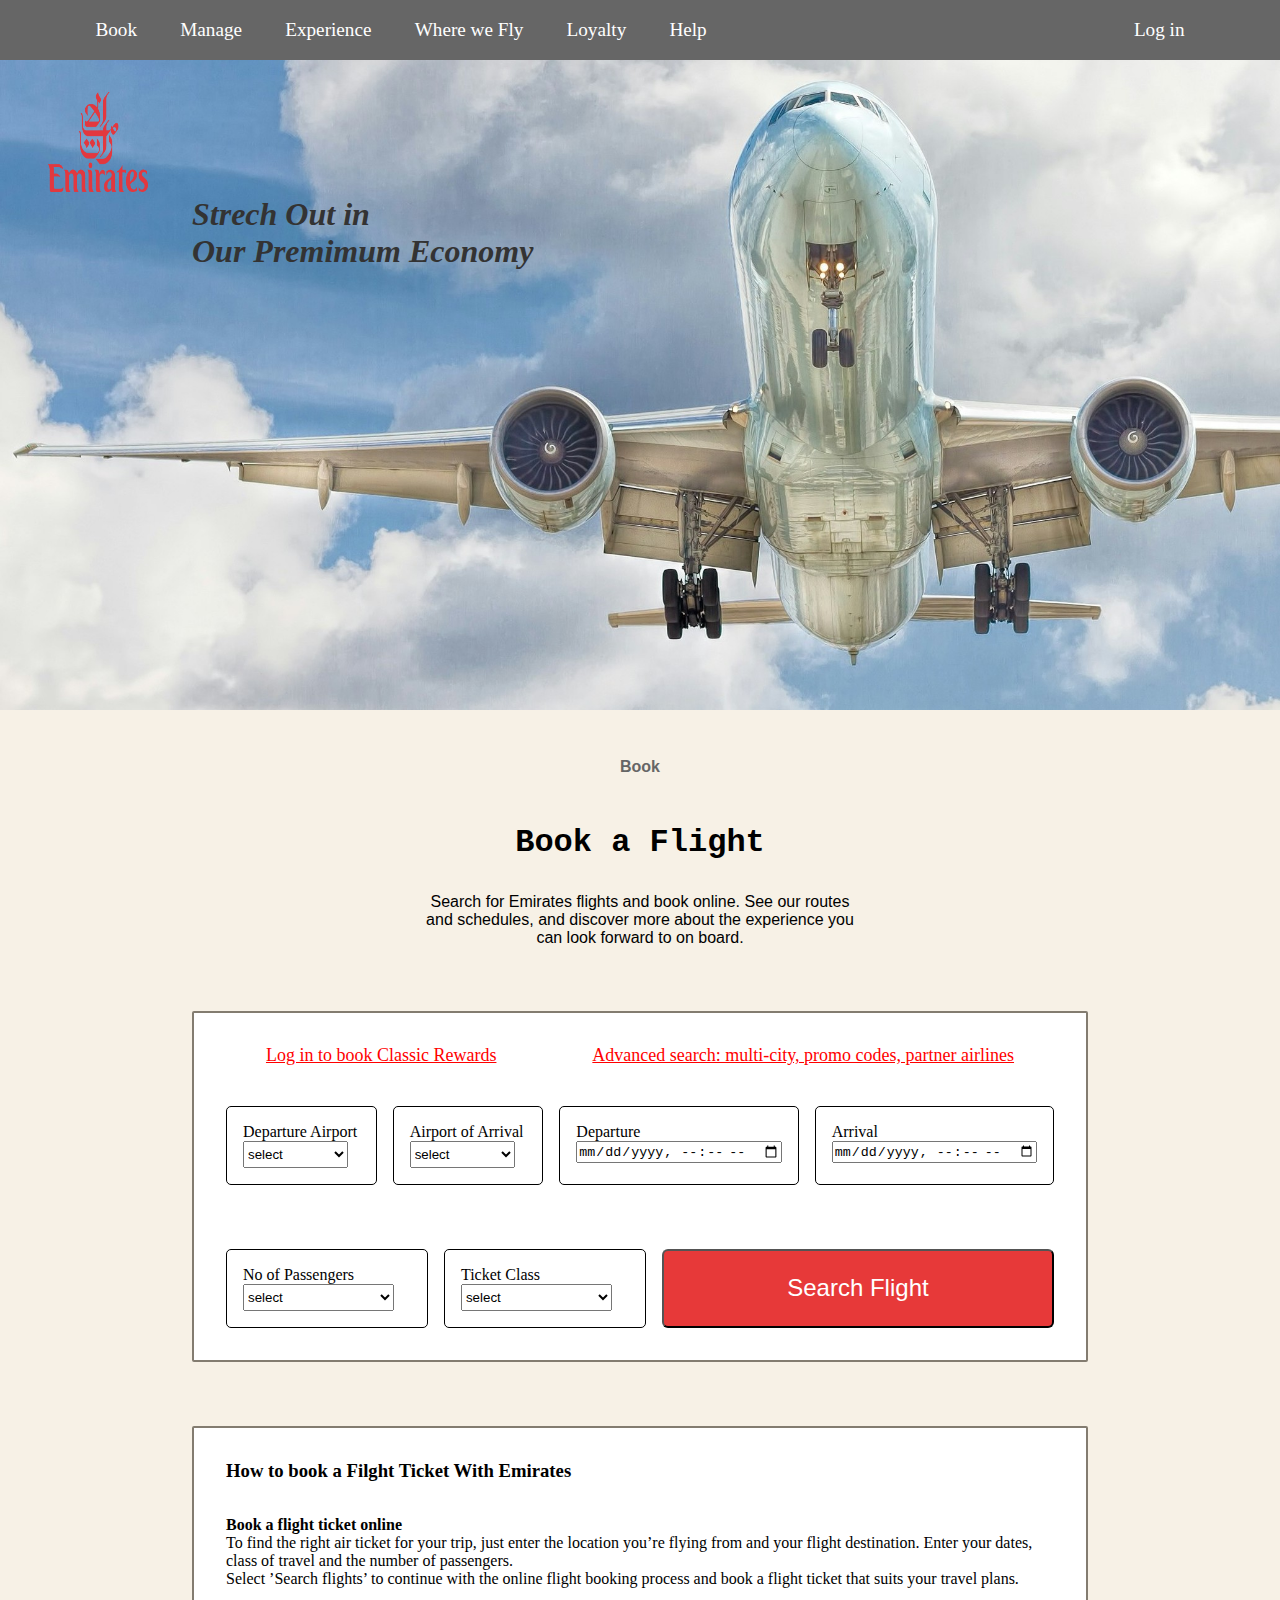
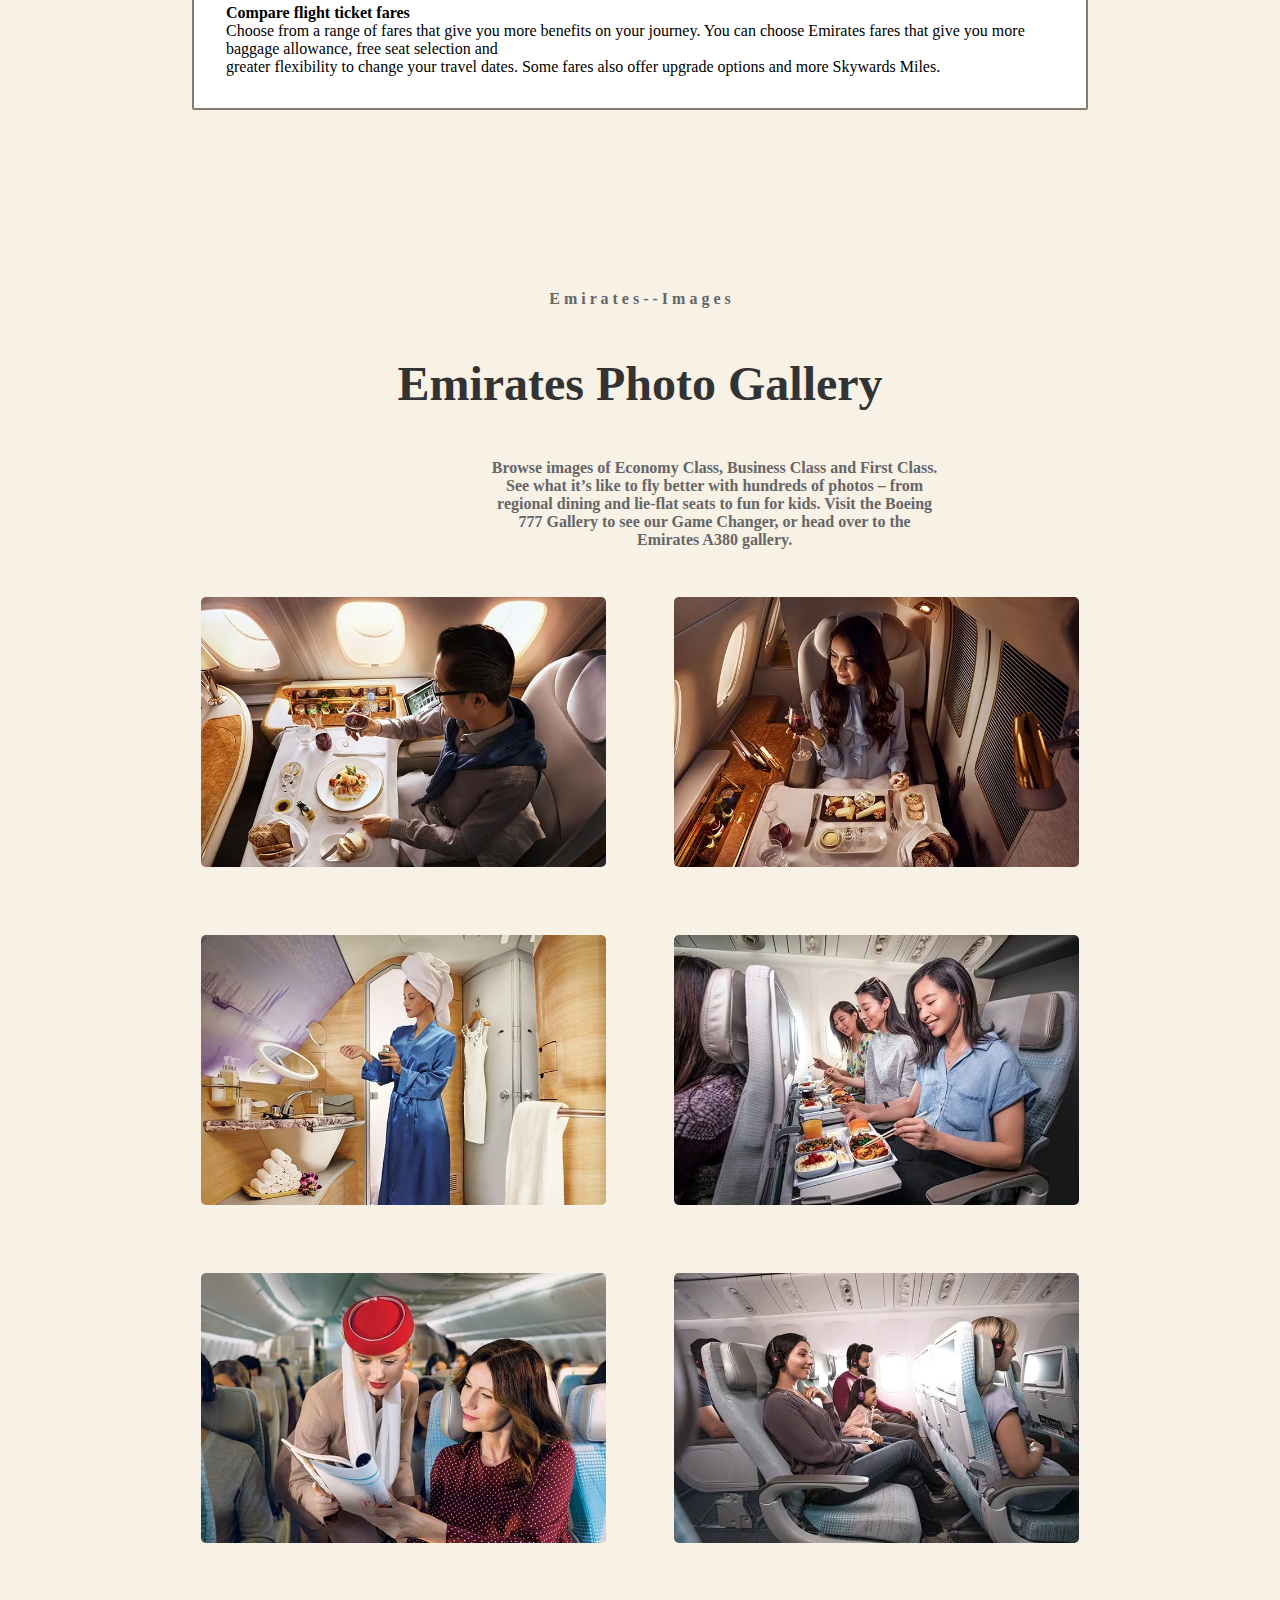
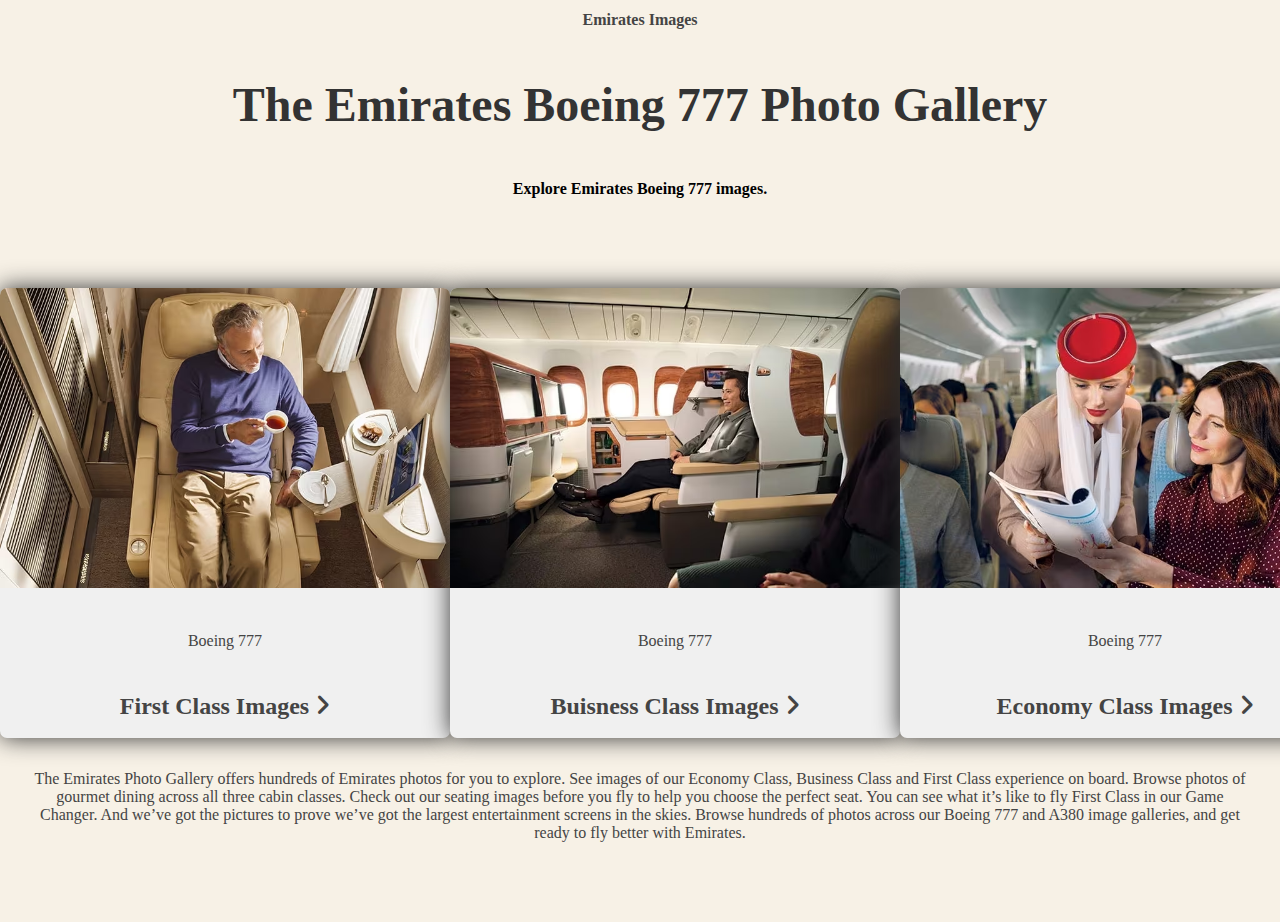
<file: index.html>
<!DOCTYPE html>
<html lang="en">

<head>
    <meta charset="UTF-8">
    <meta name="viewport" content="width=device-width, initial-scale=1.0">
    <title>Emirates | Fly better</title>
    <link rel="stylesheet" href="style.css">
    <link rel="stylesheet" href="https://cdnjs.cloudflare.com/ajax/libs/font-awesome/6.7.2/css/all.min.css"
        integrity="sha512-Evv84Mr4kqVGRNSgIGL/F/aIDqQb7xQ2vcrdIwxfjThSH8CSR7PBEakCr51Ck+w+/U6swU2Im1vVX0SVk9ABhg=="
        crossorigin="anonymous" referrerpolicy="no-referrer" />
</head>

<body>
    <header>
        <div class="navbar">
            <div>
                <div><a href="#">Book</a></div>
                <div><a href="#">Manage</a></div>
                <div><a href="#">Experience</a></div>
                <div><a href="#">Where we Fly</a></div>
                <div><a href="#">Loyalty</a></div>
                <div><a href="#">Help</a></div>
                <div id="Log"><a href="#">Log in</a></div>
            </div>
        </div>
        <div class="hero">
            <div id="logo"><a href="https://www.emirates.com/ie/english/"><img src="./Images/logo.png" height="100" width="100px"
                        alt="logo"></a>
            </div>
            <div class="quot">
                <h1><i>Strech Out in</i></h1>
                <h1><i> Our Premimum Economy</i></h1>
            </div>

        </div>
    </header>
    <main>
        <div class="Book">
            <div>
                <h4>Book</h4>
            </div>
            <div>
                <h2>Book a Flight</h2>
            </div>
            <div>
                <p>Search for Emirates flights and book online. See our routes</p>
                <p>and schedules, and discover more about the experience you</p>
                <p> can look forward to on board.</p>

            </div>
        </div>
        <div class="form">
            <div class="text box">
                <span id="f"><a href="#">Log in to book Classic Rewards</a></span>
                <span id="s"><a href="#">Advanced search: multi-city, promo codes, partner airlines </a></span>
            </div>
            <div class="first box">
                <div>
                    <label for="loc">Departure Airport</label>
                    <select id="loc">
                        <option>select</option>
                        <option>Ahemdabad</option>
                        <option>Vadodara</option>
                        <option>Surat</option>
                        <option>Delhi</option>
                        <option>Jaipur</option>
                        <option>Dubai</option>
                        <option>Abu Dhabi</option>
                        <option>Mumbai</option>
                    </select>
                </div>
                <div>
                    <label for="loc">Airport of Arrival</label>
                    <select id="loc">
                        <option>select</option>
                        <option>Ahemdabad</option>
                        <option>Vadodara</option>
                        <option>Surat</option>
                        <option>Delhi</option>
                        <option>Jaipur</option>
                        <option>Dubai</option>
                        <option>Abu Dhabi</option>
                        <option>Mumbai</option>
                    </select>
                </div>
                <div>
                    <label for="dep">Departure</label>
                    <input id="dep" type="datetime-local">
                </div>
                <div>
                    <label for="ari">Arrival</label>
                    <input id="ari" type="datetime-local">
                </div>
            </div>
            <div class="second box">
                <div>
                    <label for="loc">No of Passengers</label>
                    <select id="loc">
                        <option>select</option>
                        <option>1</option>
                        <option>2</option>
                        <option>3</option>
                        <option>4</option>
                        <option>5</option>
                        <option>6</option>
                        <option>7</option>
                        <option>8</option>
                    </select>
                </div>
                <div>
                    <label for="loc">Ticket Class</label>
                    <select id="loc">
                        <option>select</option>
                        <option>Economy Class</option>
                        <option>Premimum Economy</option>
                        <option>Buisness Class</option>
                        <option>first Class</option>
                    </select>
                </div>
                <button><a href="https://www.emirates.com/ie/english/">Search Flight</a></button>


            </div>
        </div>
        <div class="info">
            <h3>How to book a Filght Ticket With Emirates</h3>
            <h4>Book a flight ticket online </h4>
            <p>To find the right air ticket for your trip, just enter the location you’re flying from and your flight destination. Enter your dates, class of travel and the number of passengers.</p>
            <p>Select ’Search flights’ to continue with the online flight booking process and book a flight ticket that suits your travel plans.</p>
            <h4>Compare flight ticket fares</h4>
            <p>Choose from a range of fares that give you more benefits on your journey. You can choose Emirates fares that give you more baggage allowance, free seat selection and</p>
            <p>greater flexibility to change your travel dates. Some fares also offer upgrade options and more Skywards Miles.</p>
        </div>
        <div id="Image-Gallery">
            <p class="si">E m i r a t e s - - I m a g e s</p >
            <h2>Emirates Photo Gallery</h2>
            <p id="des">Browse images of Economy Class, Business Class and First Class. See what it’s like to fly better with hundreds of photos – from regional dining and lie-flat seats to fun for kids. Visit the Boeing 777 Gallery to see our Game Changer, or head over to the Emirates A380 gallery.</p>
            <div id="show">
                <img src="./Images/1.jpg">
                <img src="./Images/2.jpg">
                <img src="./Images/3.jpg">
                <img src="./Images/5.jpg">
                <img src="./Images/6.jpg">
                <img src="./Images/7.jpg">
            </div>
            <div id="dff">
                <p class="si">Emirates Images</p>
                <h2>The Emirates Boeing 777 Photo Gallery</h2>
                <h4>Explore Emirates Boeing 777 images.</h4>
                <div>
                    <div>
                        <img src="./Images/8.jpg" >
                        <p>Boeing 777</p>
                        <h3>First Class Images <i class="fa-solid fa-angle-right"></i></h3>
                    </div>
                    <div>
                        <img src="./Images/9.jpg">
                        <p>Boeing 777</p>
                        <h3>Buisness Class Images <i class="fa-solid fa-angle-right"></i></h3>
                    </div>
                    <div>
                        <img src="./Images/10.jpg">
                        <p>Boeing 777</p>
                        <h3>Economy Class Images <i class="fa-solid fa-angle-right"></i></h3>
                    </div>
                </div>
                <p>The Emirates Photo Gallery offers hundreds of Emirates photos for you to explore. See images of our Economy Class, Business Class and First Class experience on board. Browse photos of gourmet dining across all three cabin classes. Check out our seating images before you fly to help you choose the perfect seat. You can see what it’s like to fly First Class in our Game Changer. And we’ve got the pictures to prove we’ve got the largest entertainment screens in the skies. Browse hundreds of photos across our Boeing 777 and A380 image galleries, and get ready to fly better with Emirates.</p>
            </div>
        </div>
    </main>

</body>

</html>
</file>
<file: style.css>
* {
    margin: 0;
    padding: 0;
    box-sizing: border-box;

}

.navbar {
    font-size: larger;
    background-color: #666666;
    display: flex;
    justify-content: center;

    div {
        div {
            padding: 1em;
            height: 100%;
            display: inline-block;

            a {
                text-decoration: none;
                color: #ffffff;
            }

        }

        #Log {
            margin-left: 20em;
        }

        div:hover {
            background-color: #333333;
        }

    }
}

#see {
    border-radius: 6px;
    height: 100%;
}

#logo {
    display: inline;
    position: relative;
    left: 3rem;
    top: 2em;
}

.hero {
    background-size: cover;
    background-image: url("./Images/john-mcarthur-PrdNTrIrG8w-unsplash.jpg");
    height: 650px;
    width: 100%;

    .quot {

        margin-top: 2em;

        h1 {
            color: #333333;
            margin-left: 6em;
        }
    }
}

.Book {
    
    font-family: sans-serif;
    text-align: center;

    h4 {
        padding: 3rem;
        color: #666666;
    }

    h2 {
        padding-bottom: 1em;
        font-size: xx-large;
        font-family: 'Courier New', Courier, monospace;
    }

    pre {
        color: #666666;
        font-size: large;
    }
}

.form {
   
    a {
        color: red;
        font-size: large;
    }

    border: 2px solid rgb(131, 124, 112);
    border-radius: 20px;
    margin-left: 15%;
    margin-right: 15%;
    margin-top: 4em;
    border-radius: 2px;
    background-color: #ffffff;

    .box {
        display: flex;
        justify-content: space-around;
        padding: 2em;
        gap: 1em;

        div {
            align-items: center;
            border: 1px solid black;
            border-radius: 5px;
            width: 15em;
            padding: 1em;

            select {
                height: 2em;
                width: 90%;
            }

        }

        button {
            border-radius: 6px;
            width: 30rem;
            background: rgb(231, 57, 57);
            a{
                font-family: sans-serif;
                color: #ffffff;
                font-size: x-large;
                text-decoration: none;
            }
        }

    }
    .text{
        padding-bottom: 0.5em;
    }

    
}
main{
    background-color: rgb(247, 241, 230);
    padding-bottom: 3em;
}
.info{
    border: 2px solid rgb(131, 124, 112);
    border-radius: 20px;
    margin-left: 15%;
    margin-right: 15%;
    margin-top: 4em;
    border-radius: 2px;
    background-color: #ffffff;
    padding: 2em;
    h3{
        padding-bottom: 1em;
    }
    h4{
        padding-top: 1em;
    }
}

#Image-Gallery{
    margin-top: 10vh;
    text-align: center;
    align-content: center;
    .si{
        color: #666666;
        font-weight: 900;
        margin-top: 10vh;
    
    }
    h2{
        margin: 1em;
        color: #333333;
        font-weight: bolder;
        font-size: xxx-large;
    }
    #des{
        width: 50vh;
        color: #666666;
        align-content: center;
        position: relative;
        left: 37%;
        margin: 1em;
        font-weight: bold;
    }
    #show{
        margin: 1em;
        img{
            height: 30vh;
            margin: 2rem;
            border-radius: 5px;
            transition: transform 2s;
        }
        img:hover{
            transform: scale(1.1);
            box-shadow: 0 0 100px #333333;
            cursor:alias;
        }
    }
    #dff{
        div{
            display: flex;
            justify-content: space-around;
            margin-top: 5vh;
            div{
                display: flex;
                flex-direction: column;
                background-color: #f0f0f0;
                justify-content: space-between;
                width: 50vh;
                height: 50vh;
                padding-bottom: 2vh;
                border-radius: 7px;
                color: #444444;
                box-shadow: 0 0 25px #333333;
                h3{
                    font-weight: bolder;
                    font-size: x-large;
                }
                img{
                    border-top-left-radius: 7px;
                    border-top-right-radius: 7px;
                }

            }
            div:hover{
                cursor: pointer;

            }
        }
    }
    #dff p{
        margin: 2em;
        color: #444444;
    }
}
</file>
